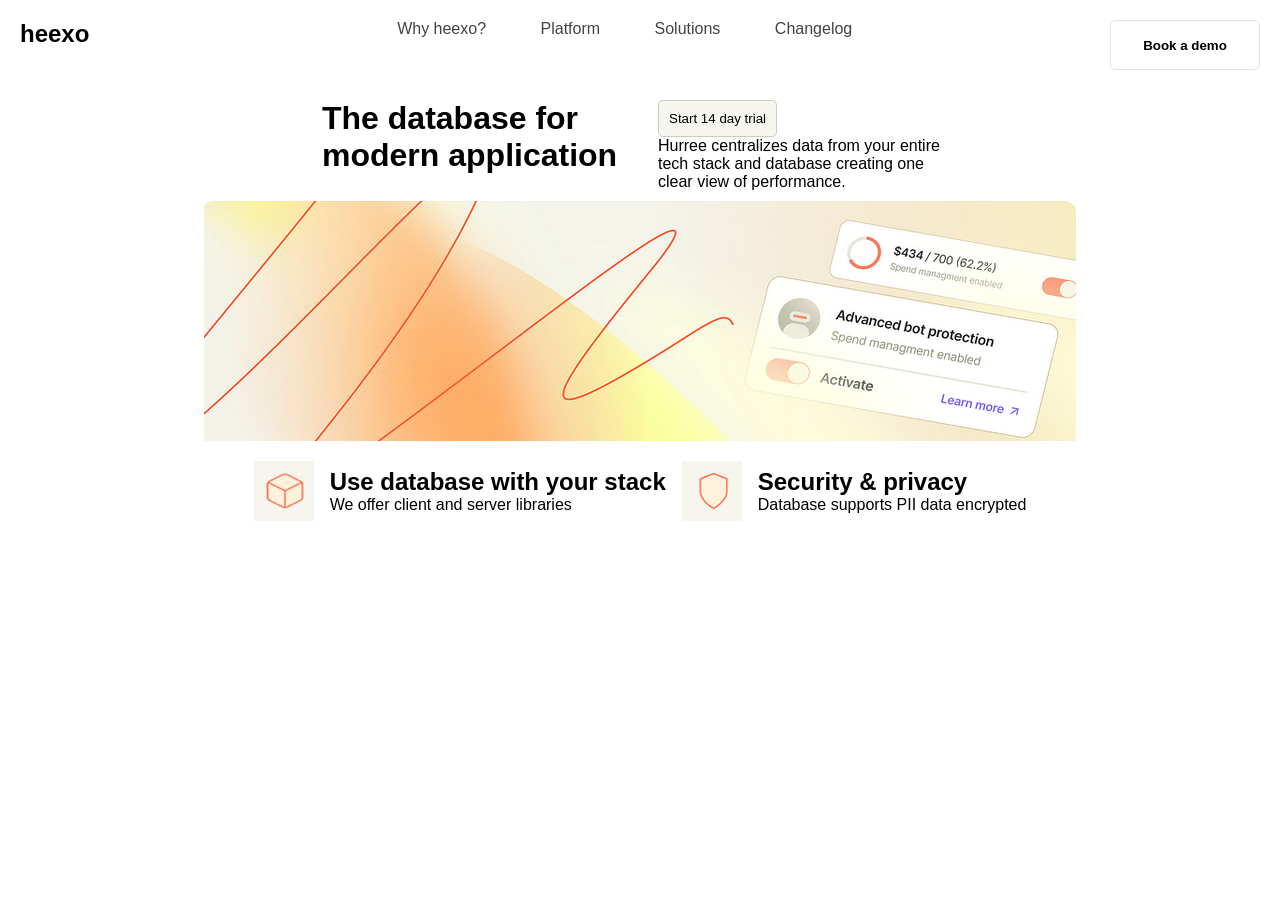
<file: index.html>
<!DOCTYPE html>
<html lang="en">
<head>
    <meta charset="UTF-8">
    <meta name="viewport" content="width=device-width, initial-scale=1.0">
    <title>Document</title>
    <link rel="stylesheet" href="style.css">
</head>
<body>

    <nav>
        <h2 class="heexo-title">heexo</h2>

        <ul>
            <li><a href="#">Why heexo?</a></li>
            <li><a href="#">Platform</a></li>
            <li><a href="#">Solutions</a></li>
            <li><a href="#">Changelog</a></li>
        </ul>

        <button class="book-btn">Book a demo</button>
    </nav>


    <div class="database">
        <div class="title-data">
            <h1>The database for modern application</h1>
        </div>

        <div class="trial-data">
            <button class="start">Start 14 day trial</button>
            <p>
                Hurree centralizes data from your entire tech stack and
                database creating one clear view of performance.
            </p>
        </div>
    </div>

    <section class="flex">
        <img src="bg.png" alt="">
    </section>
        

    <div class="stack">
        <img src="cube-icon.png" alt="cube icon">
        <div class="use">
            <h2>Use database with your stack</h2>
            <p>We offer client and server libraries</p>
        </div>

        <img src="badge-icon.png" alt="badge icon">
        <div class="privacy">
            <h2>Security & privacy</h2>
            <p>Database supports PII data encrypted</p>
        </div>
    </div>

</body>
</html>
</file>
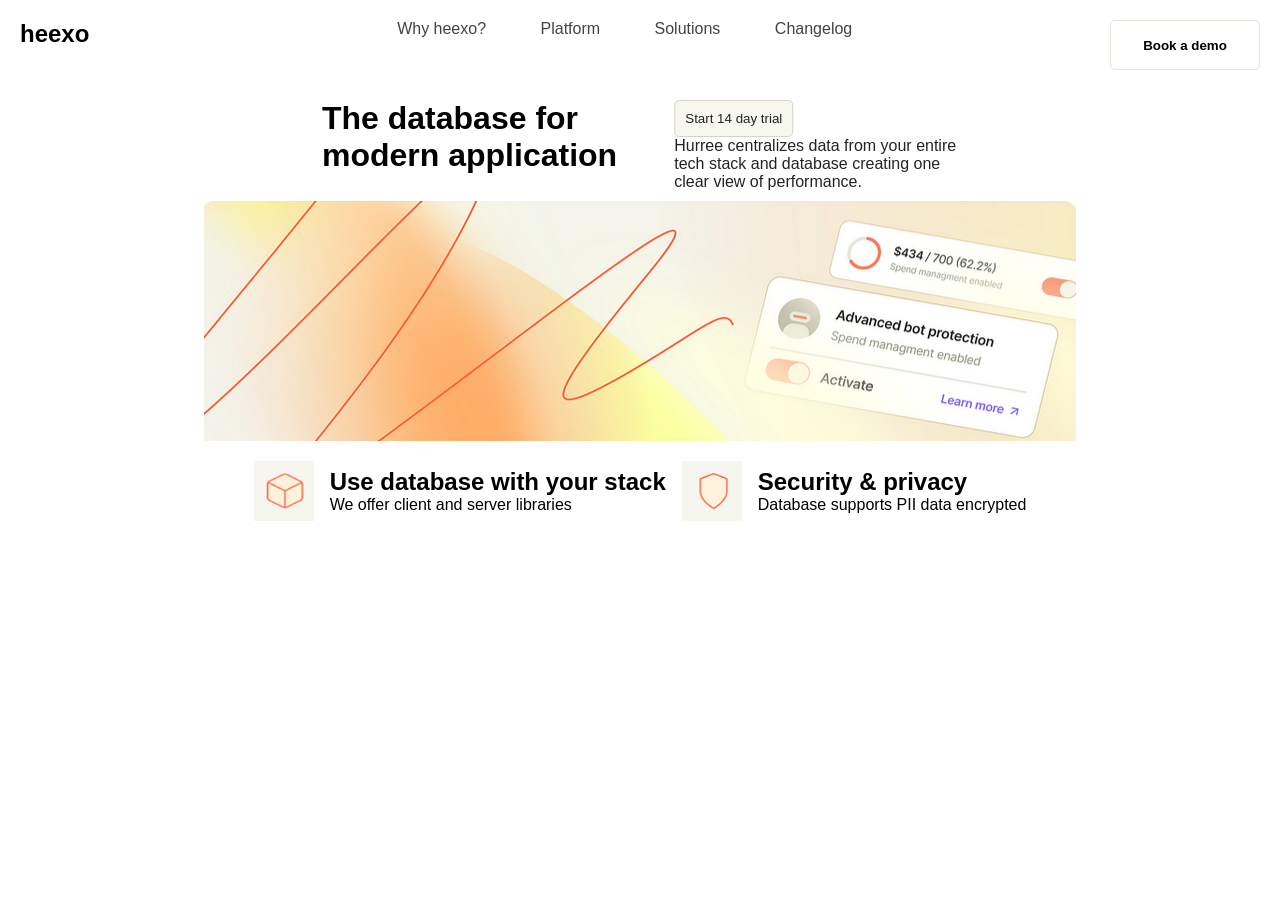
<file: lp_heexo_01/index.html>
<!DOCTYPE html>
<html lang="en">
<head>
    <meta charset="UTF-8">
    <meta name="viewport" content="width=device-width, initial-scale=1.0">
    <title>heexo</title>
    <link rel="stylesheet" href="style.css">
    <script src="https://cdn.jsdelivr.net/npm/gsap@3.12.5/dist/gsap.min.js"></script>
</head>
<body>

    <nav>
        <h2 class="heexo-title">heexo</h2>

        <ul>
            <li><a href="#">Why heexo?</a></li>
            <li><a href="#">Platform</a></li>
            <li><a href="#">Solutions</a></li>
            <li><a href="#">Changelog</a></li>
        </ul>

        <button class="book-btn">Book a demo</button>
    </nav>


    <div class="database">
        <div class="title-data">
            <h1>The database for modern application</h1>
        </div>

        <div class="trial-data">
            <button class="start">Start 14 day trial</button>
            <p>
                Hurree centralizes data from your entire tech stack and
                database creating one clear view of performance.
            </p>
        </div>
    </div>

    <section class="flex">
        <img src="bg.png" alt="image de background de la section">
    </section>
        
    <div class="stack">
        <img src="cube-icon.png" alt="cube icon">
        <div class="use">
            <h2>Use database with your stack</h2>
            <p>We offer client and server libraries</p>
        </div>

        <img src="badge-icon.png" alt="badge icon">
        <div class="privacy">
            <h2>Security & privacy</h2>
            <p>Database supports PII data encrypted</p>
        </div>
    </div>

    <script>
    const tl = gsap.timeline({ defaults: { duration: 1.2, ease: "power3.out" } });

    tl.from(".title-data", { x: -120, opacity: 0 })
        .from(".trial-data", { x: 120, opacity: 0 }, "-=0.6");

    gsap.from(".stack img", {
            y: 60,
            opacity: 0,
            scale: 0.92,
            duration: 0.9,
            ease: "power3.out",
            stagger: 0.15
    });

        gsap.from(".flex img", {
            opacity: 0,
            y: 60,
            scale: 0.92,
            duration: 1.4,
            ease: "power3.out"
    });

    gsap.from([".use", ".privacy"], {
        y: 60,
        opacity: 0,
        duration: 0.9,
        ease: "power3.out",
        stagger: 0.15,
        delay: 0.1
    });
    </script>

</body>
</html>
</file>
<file: style.css>
* {
    margin: 0;
    padding: 0;
}

body {
    font-family: Arial, Helvetica, sans-serif;
}

.database {
    display: flex;
    justify-content: center;
    gap: 1rem;
}

.title-data, .trial-data {
    padding: 10px;
    width: 300px;
}

.start {
    background-color: #F6F6EE;
    padding: 10px;
    border-radius: 5px;
    border: 1px solid #cdcdbe;
}

.flex {
    display: flex;
    justify-content: center;
}

.stack {
    display: flex;
    flex-direction: row;
    justify-content: center;
    gap: 1rem;
}

nav {
    display: flex;
    justify-content: space-between;
    margin: 20px;
}

ul li {
    display: inline;
}

li a {
    text-decoration: none;
    list-style-type: none;
    color: #434343;
    margin-left: 50px;
}

.book-btn {
    border: 1px solid #e4e4d9;
    background-color: #ffffff;
    width: 150px;
    height: 50px;
    border-radius: 5px;
    font-weight: bold;
}

.book-btn:hover {
    background-color: #f4f4f4;
    cursor: pointer;
}

.stack img {
    width: 60px;
    height: 60px;
}

.stack {
    display: flex;
    align-items: center;
    border-radius: 5px;
    margin: 20px;
}
</file>
<file: lp_heexo_01/style.css>
* {
    margin: 0;
    padding: 0;
}

body {
    font-family: Arial, Helvetica, sans-serif;
}

.database {
    display: flex;
    justify-content: center;
    gap: 1rem;
}

.title-data, .trial-data {
    padding: 10px;
    width: 300px;
}

.start {
    background-color: #F6F6EE;
    padding: 10px;
    border-radius: 5px;
    border: 1px solid #cdcdbe;
}

.flex {
    display: flex;
    justify-content: center;
}

.stack {
    display: flex;
    flex-direction: row;
    justify-content: center;
    gap: 1rem;
}

nav {
    display: flex;
    justify-content: space-between;
    margin: 20px;
}

ul li {
    display: inline;
}

li a {
    text-decoration: none;
    list-style-type: none;
    color: #434343;
    margin-left: 50px;
}

.book-btn {
    border: 1px solid #e4e4d9;
    background-color: #ffffff;
    width: 150px;
    height: 50px;
    border-radius: 5px;
    font-weight: bold;
}

.book-btn:hover {
    background-color: #f4f4f4;
    cursor: pointer;
}

.stack img {
    width: 60px;
    height: 60px;
}

.stack {
    display: flex;
    align-items: center;
    border-radius: 5px;
    margin: 20px;
}

@media (max-width: 768px) {
  nav ul {
    display: none;
  }
  .stack {
    flex-direction: column;
    align-items: center;
  }
}
</file>
